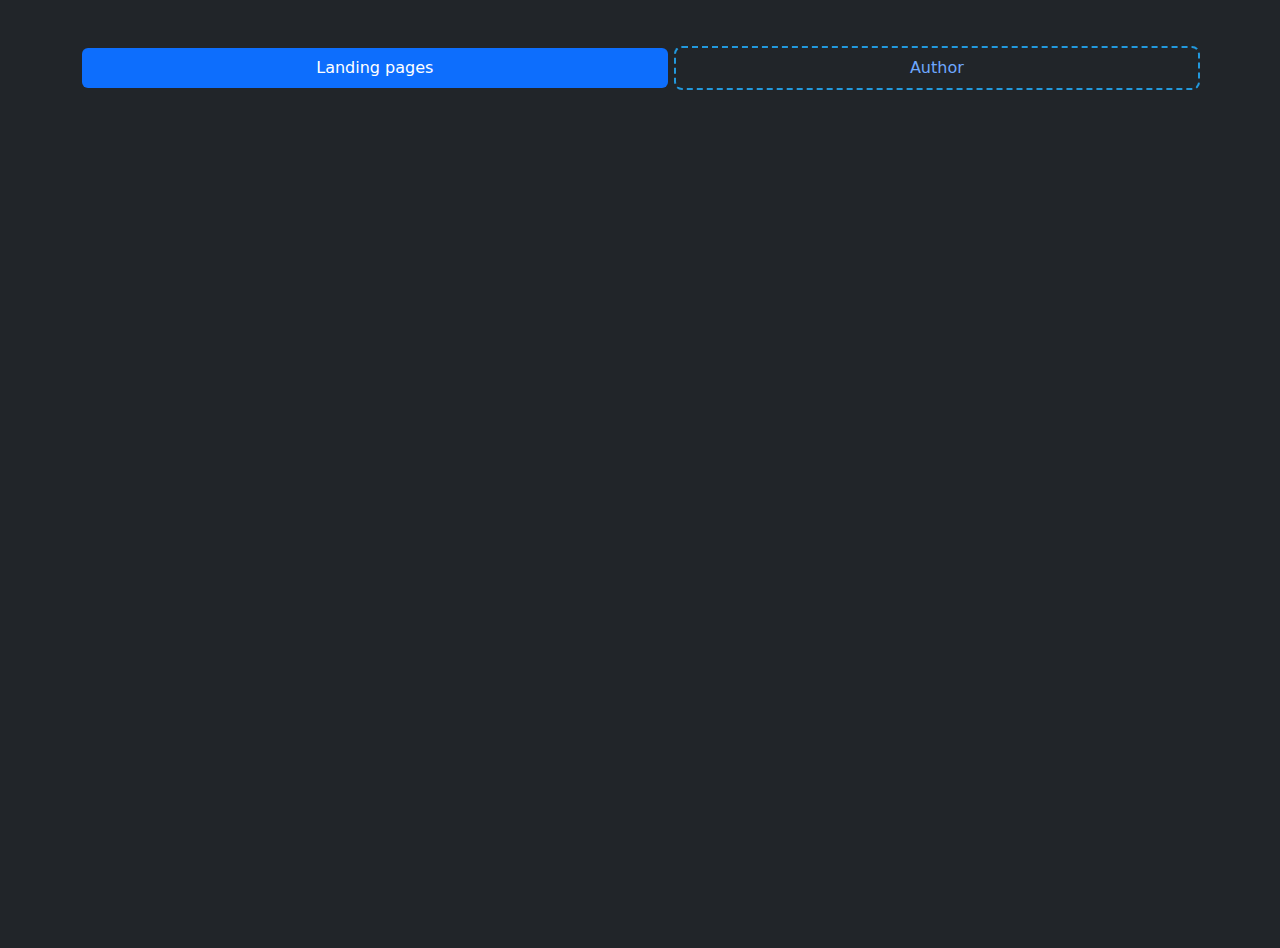
<file: index.html>
<!DOCTYPE html>
<html lang="en" data-bs-theme="dark">

<head>
  <meta charset="UTF-8" />
  <meta name="viewport" content="width=device-width, initial-scale=1.0" />
  <title>Landing pages</title>
  <link href="https://cdn.jsdelivr.net/npm/bootstrap@5.3.3/dist/css/bootstrap.min.css" rel="stylesheet"
    integrity="sha384-QWTKZyjpPEjISv5WaRU9OFeRpok6YctnYmDr5pNlyT2bRjXh0JMhjY6hW+ALEwIH" crossorigin="anonymous" />
  <style>
    #landing-pages .card .card-img-top {
      width: auto;
      height: 200px;
      object-fit: cover;
      object-position: top;
    }

    .nav .nav-link:not(.active) {
      outline: 2px dashed #29d;
    }
    
  </style>
</head>

<body>
  <div class="d-flex justify-content-center min-vh-100 mt-5">
    <div class="container">
      <nav class="nav nav-pills nav-fill mb-3 gap-2">
        <button class="nav-link active" id="nav-home-tab" data-bs-toggle="tab" data-bs-target="#nav-landingpages"
          type="button" role="tab" aria-controls="nav-landingpages" aria-selected="true">
          Landing pages
        </button>
        <button class="nav-link" id="nav-profile-tab" data-bs-toggle="tab" data-bs-target="#nav-author" type="button"
          role="tab" aria-controls="nav-author" aria-selected="false">
          Author
        </button>
      </nav>
      <div class="tab-content">
        <div class="tab-pane fade show active" id="nav-landingpages" role="tabpanel"
          aria-labelledby="nav-landingpages-tab" tabindex="0">
          <div class="row" id="landing-pages"></div>
        </div>
        <div class="tab-pane fade" id="nav-author" role="tabpanel" aria-labelledby="nav-author-tab" tabindex="0"></div>
      </div>
    </div>
  </div>
  <script src="https://cdn.jsdelivr.net/npm/bootstrap@5.3.3/dist/js/bootstrap.bundle.min.js"
    integrity="sha384-YvpcrYf0tY3lHB60NNkmXc5s9fDVZLESaAA55NDzOxhy9GkcIdslK1eN7N6jIeHz"
    crossorigin="anonymous"></script>

  <script>
    const getListDirectories = async (owner, repo, path = "") => {
      const url = `https://api.github.com/repos/${owner}/${repo}/contents/${path}`;
      try {
        const response = await fetch(url);
        const data = await response.json();

        const excludeDirectories = [".git", "template"];
        const directories = data
          .filter(
            (item) =>
              item.type === "dir" && !excludeDirectories.includes(item.name)
          )
          .map((item) => {
            const nameCovert = item.name
              .split("-")
              .map((word) => word.charAt(0).toUpperCase() + word.slice(1))
              .join(" ");
            return {
              name: nameCovert,
              path: `./${item.name}`,
              repository: item.html_url,
            };
          });

        return directories;
      } catch (error) {
        console.error(error);
        return [];
      }
    };

    const renderAuthorInfo = async () => {
      try {
        const response = await fetch(
          "https://api.github.com/users/thaolaptrinh"
        );
        const { avatar_url, name, bio, html_url: github_url } = await response.json();
        document.querySelector("#nav-author").innerHTML = `
          <div class="card">
            <div class="row g-0">
              <div class="col-md-3">
                <img src="${avatar_url}" class="img-fluid rounded-start" alt="avatar" />
              </div>
              <div class="col-md-9">
                <div class="card-body">
                  <h5 class="card-title">${name}</h5>
                  <p class="card-text">${bio}</p>
                  <a href="${github_url}" target="__blank">Github</a>
                </div>
              </div>
            </div>
          </div>
          `;
      } catch (error) {
        console.error(error);
      }
    };

    const renderLandingPages = async () => {
      const owner = "thaolaptrinh";
      const repo = "landing-pages";
      const path = "";

      const directories = await getListDirectories(owner, repo, path);
      document.querySelector("#landing-pages").innerHTML = directories
        .map((directory) => {
          return `
          <div class="col-md-4">
            <div class="card">
              <img
                src="${directory.path}/screenshot.png"
                class="card-img-top"
                alt="${directory.name}"
              />
              <div class="card-body">
                <h5 class="card-title">Tour And travel</h5>
                <p class="card-text">
                  <a
                    class="text-dec badge text-bg-warning"
                    target="_blank"
                    href="${directory.repository}"
                    >Repository</a
                  >
                </p>
                <a
                  href="${directory.path}/index.html"
                  class="btn btn-outline-primary"
                  target="_blank"
                  >Preview</a
                >
              </div>
            </div>
          </div>
            `;
        })
        .join("");
    };

    const app = () => {
      renderLandingPages();
      renderAuthorInfo();
    };
    app();
  </script>
</body>

</html>
</file>
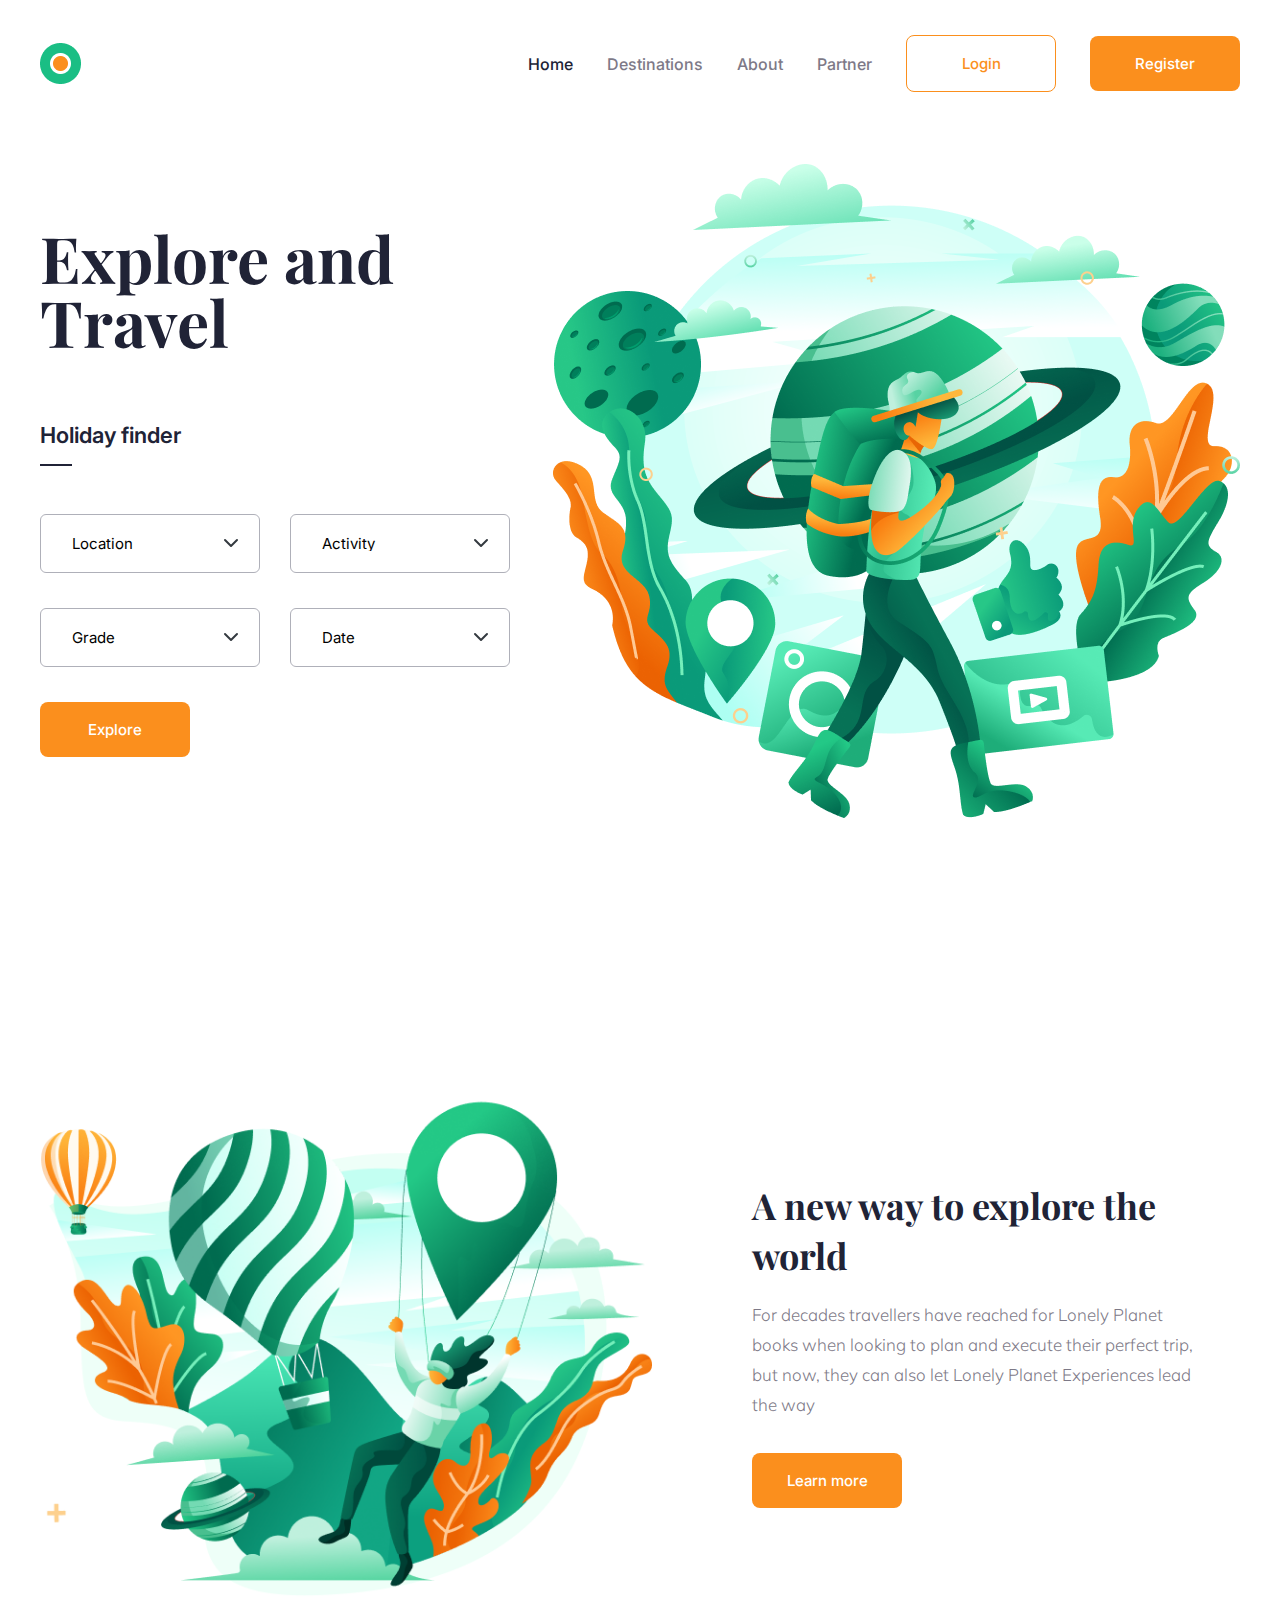
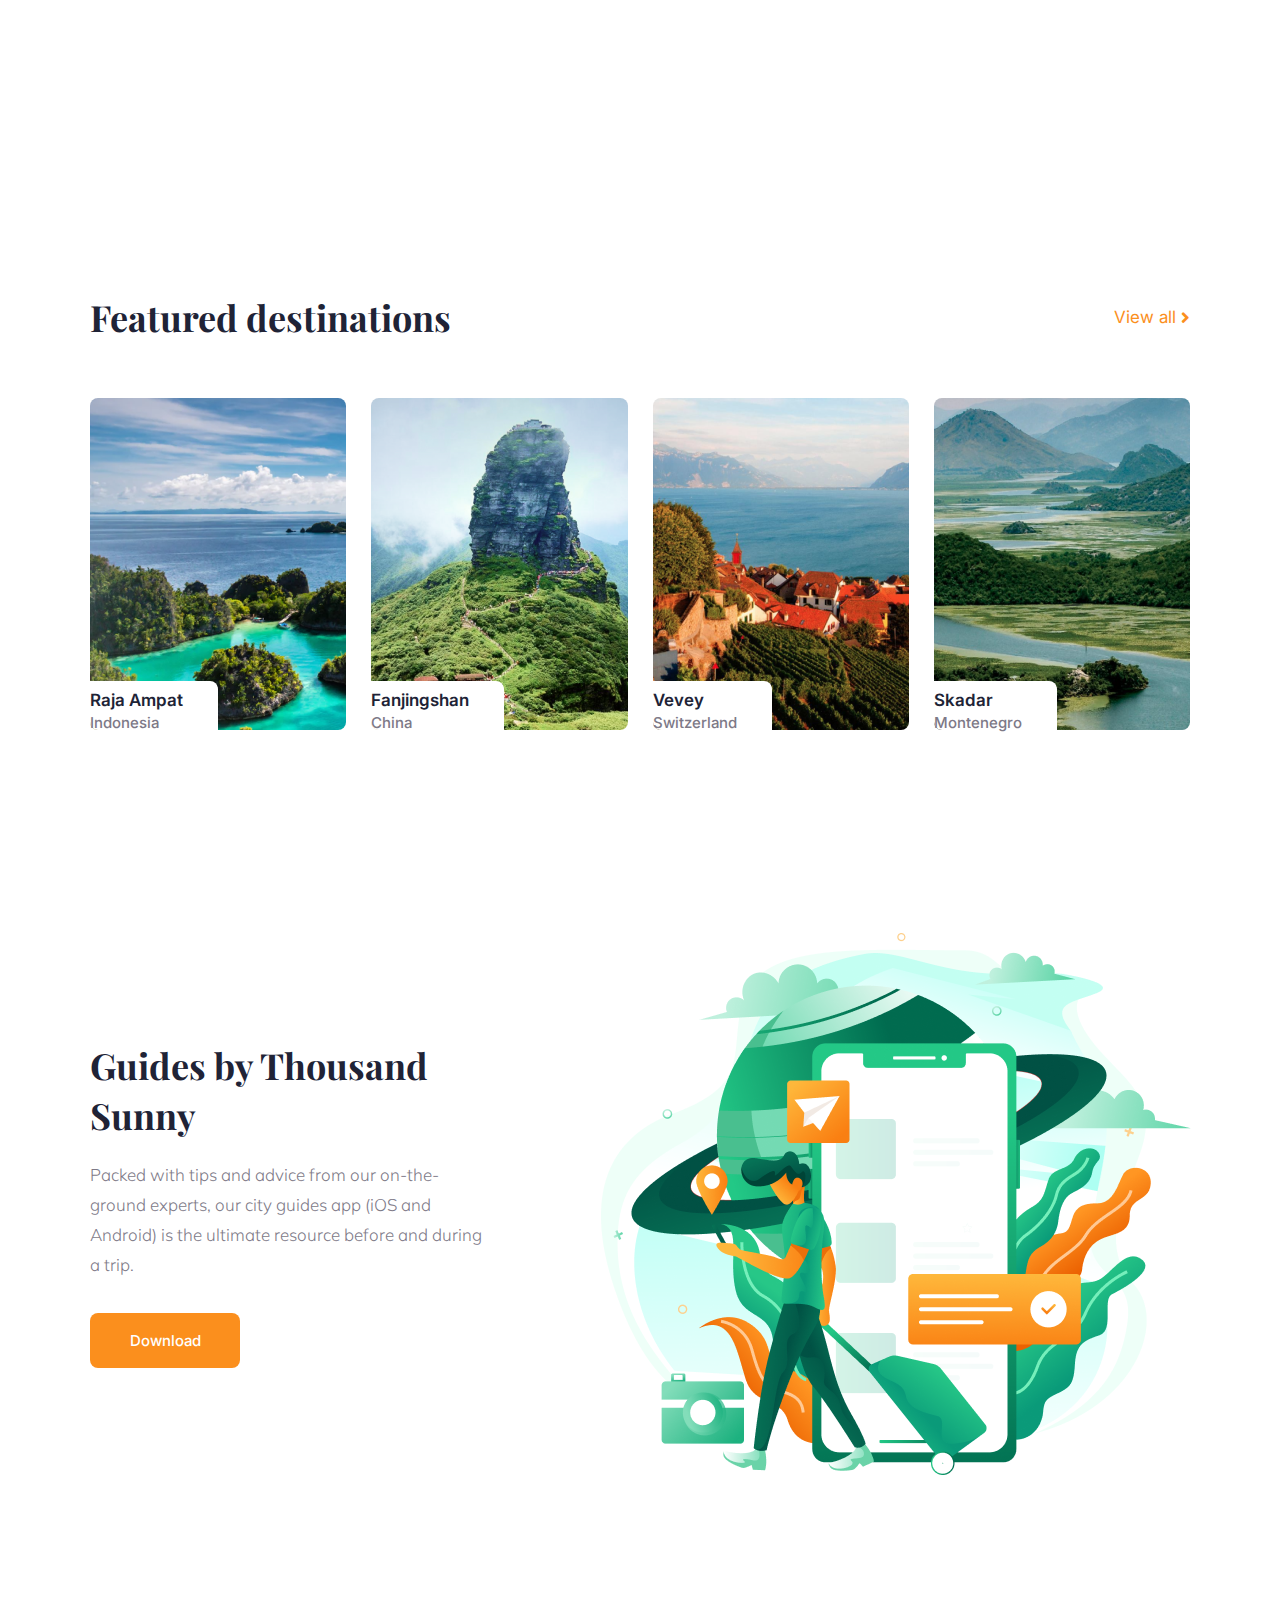
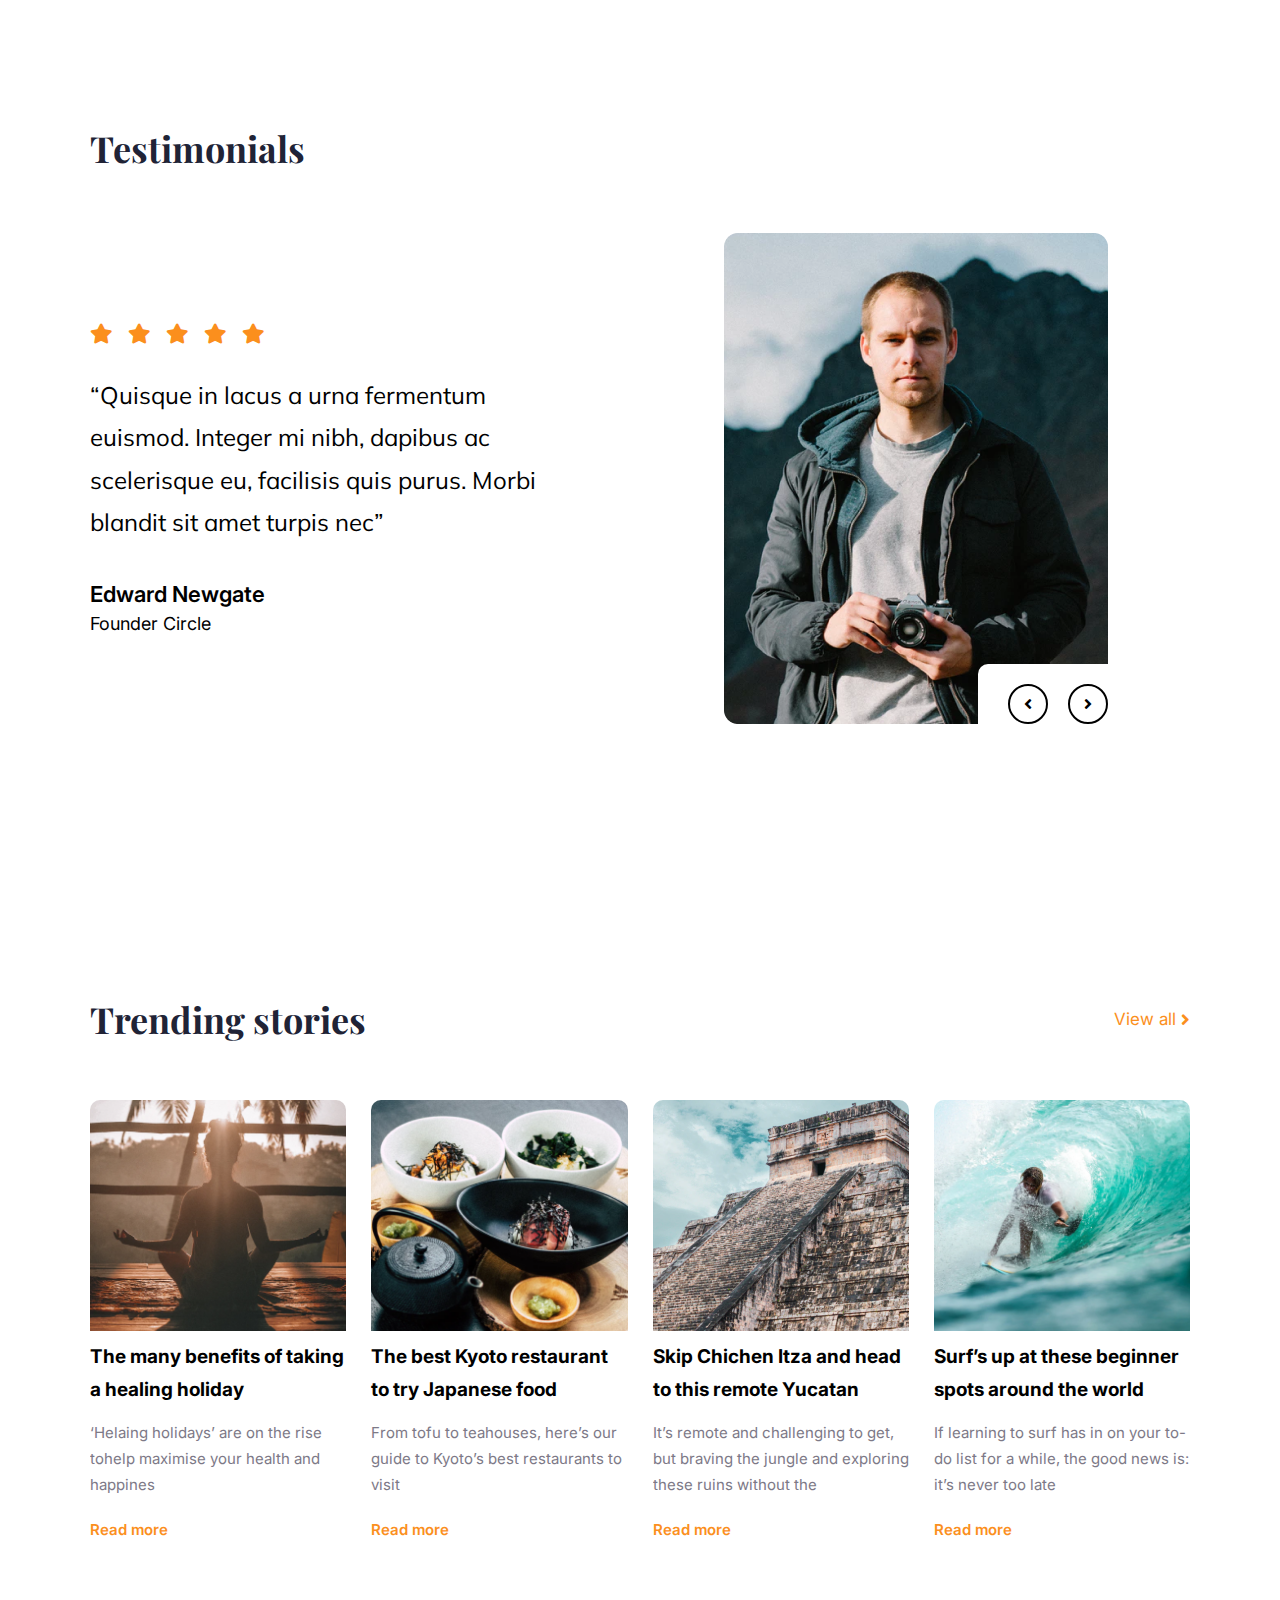
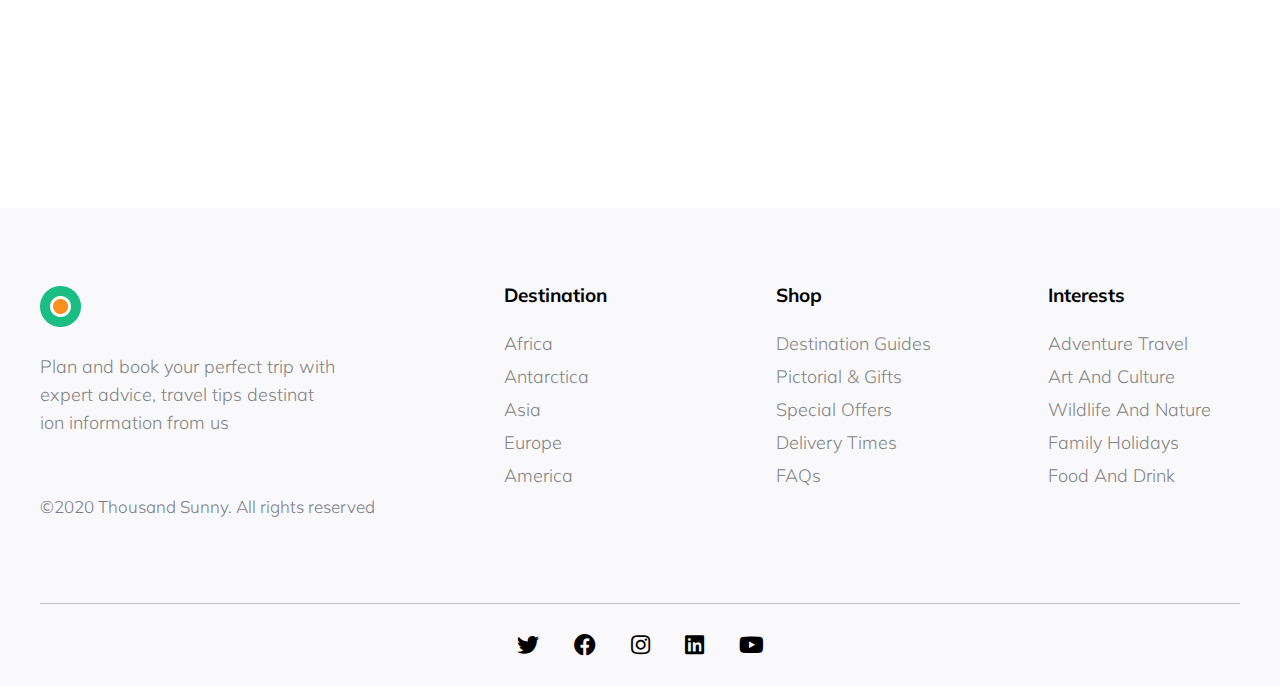
<file: tour-and-travel/index.html>
<!DOCTYPE html>
<html lang="en">

<head>
    <meta charset="UTF-8">
    <meta name="viewport" content="width=device-width, initial-scale=1.0">
    <title>Tour and Travel</title>
    <!-- Favicon -->
    <link rel="shortcut icon" href="./images/logo.png" type="image/x-icon">
    <!-- Fonts -->
    <link rel="preconnect" href="https://fonts.googleapis.com" />
    <link rel="preconnect" href="https://fonts.gstatic.com" crossorigin />
    <link
        href="https://fonts.googleapis.com/css2?family=Inter:wght@400;500;600&family=Mulish:wght@300;700&family=Playfair+Display:wght@700&display=swap"
        rel="stylesheet" />
    <!-- Stylesheets -->
    <link rel="stylesheet" href="./css/all.min.css">
    <link rel="stylesheet" href="./css/app.css">
</head>

<body>
    <!-- HTML  -->

    <!-- Begin wrapper -->
    <div class="wrapper">
        <!-- Begin header  -->
        <header class="header">
            <div class="container">
                <div class="header__container">
                    <div class="header__logo">
                        <a href="#">
                            <img src="./images/logo.png" alt="logo">
                        </a>
                    </div>
                    <ul class="header__menu">
                        <li class="header__menu-item active"><a href="#!">Home</a></li>
                        <li class="header__menu-item"><a href="#!">Destinations</a></li>
                        <li class="header__menu-item"><a href="#!">About</a></li>
                        <li class="header__menu-item"><a href="#!">Partner</a></li>
                        <li class="header__menu-item"><a href="#!" class="btn btn--outline-primary">Login</a></li>
                        <li class="header__menu-item"><a href="#!" class="btn btn--primary">Register</a></li>
                    </ul>
                    <i class="fa fa-bars header__bar" aria-hidden="true"></i>
                </div>
            </div>
        </header>
        <!-- End header  -->

        <!-- Begin hero  -->
        <section class="hero">
            <div class="container">
                <div class="hero__container">
                    <div class="hero__content">
                        <h1 class="heading hero__heading">Explore and Travel</h1>
                        <h4 class="hero__caption">Holiday finder</h4>
                        <form class="hero__form">
                            <select class="form-select">
                                <option value="">Location</option>
                            </select>
                            <select class="form-select">
                                <option value="">Activity</option>
                            </select>
                            <select class="form-select">
                                <option value="">Grade</option>
                            </select>
                            <select class="form-select">
                                <option value="">Date</option>
                            </select>

                            <button type="button" class="btn btn--primary">Explore</button>
                        </form>
                    </div>
                    <div class="hero__image">
                        <img src="./images/illustrations/1.png" alt="hero">
                    </div>
                </div>
            </div>
        </section>
        <!-- End hero  -->

        <!-- Begin explore   -->
        <section class="explore">
            <div class="container">
                <div class="explore__container">
                    <div class="explore__image">
                        <img src="./images/illustrations/2.png" alt="explore">
                    </div>
                    <div class="explore__content">
                        <h2 class="heading heading--small explore__heading">A new way to explore the world </h2>
                        <p class="text explore__desc">
                            For decades travellers have reached for Lonely Planet books when looking to plan and execute
                            their perfect
                            trip, but now, they can also let Lonely Planet Experiences lead the way
                        </p>
                        <button class="btn btn--primary">Learn more</button>
                    </div>
                </div>
            </div>
        </section>
        <!-- End explore -->

        <!-- Begin destination -->
        <section class="destination">
            <div class="container">
                <div class="destination__container">
                    <div class="destination__header">
                        <h2 class="heading heading--small">Featured destinations</h2>
                        <a class="destination__more" href="#">View all <i class="fa fa-angle-right"
                                aria-hidden="true"></i> </a>
                    </div>

                    <div class="destination__list">
                        <a class="destination__item">
                            <div class="destination__image">
                                <img src="./images/destinations/1.png" alt="destination 1">
                            </div>
                            <div class="destination__content">
                                <h3 class="destination__name">Raja Ampat</h3>
                                <span class="destination__country">Indonesia</span>
                            </div>
                        </a>
                        <a class="destination__item">
                            <div class="destination__image">
                                <img src="./images/destinations/2.png" alt="destination 2">
                            </div>
                            <div class="destination__content">
                                <h3 class="destination__name">Fanjingshan</h3>
                                <span class="destination__country">China</span>
                            </div>
                        </a>
                        <a class="destination__item">
                            <div class="destination__image">
                                <img src="./images/destinations/3.png" alt="destination 3">
                            </div>
                            <div class="destination__content">
                                <h3 class="destination__name">Vevey</h3>
                                <span class="destination__country">Switzerland</span>
                            </div>
                        </a>
                        <a class="destination__item">
                            <div class="destination__image">
                                <img src="./images/destinations/4.png" alt="destination 4">
                            </div>
                            <div class="destination__content">
                                <h3 class="destination__name">Skadar</h3>
                                <span class="destination__country">Montenegro</span>
                            </div>
                        </a>
                    </div>
                </div>
            </div>
        </section>
        <!-- End destination -->

        <!-- Begin guide -->
        <section class="guide">
            <div class="container">
                <div class="guide__container">
                    <div class="guide__content">
                        <h2 class="heading heading--small guide__heading">Guides by Thousand Sunny</h2>
                        <p class="text guide__desc">
                            Packed with tips and advice from our on-the-ground experts, our city guides app (iOS and
                            Android) is the ultimate resource before and during a trip.
                        </p>
                        <button type="button" class="btn btn--primary">Download</button>
                    </div>
                    <div class="guide__image">
                        <img src="./images/illustrations/3.png" alt="guide">
                    </div>
                </div>
            </div>
        </section>
        <!-- End guide -->

        <!-- Begin testimonial -->
        <section class="testimonial">
            <div class="container">
                <div class="testimonial__container">
                    <div class="testimonial__header">
                        <h2 class="heading heading--small">Testimonials</h2>
                    </div>
                    <div class="testimonial__main">
                        <div class="testimonial__content">
                            <div class="testimonial__rating">
                                <i class="fa fa-star" aria-hidden="true"></i>
                                <i class="fa fa-star" aria-hidden="true"></i>
                                <i class="fa fa-star" aria-hidden="true"></i>
                                <i class="fa fa-star" aria-hidden="true"></i>
                                <i class="fa fa-star" aria-hidden="true"></i>
                            </div>
                            <p class="testimonial__desc text">
                                “Quisque in lacus a urna fermentum euismod. Integer mi nibh, dapibus ac scelerisque eu,
                                facilisis quis purus. Morbi blandit sit amet turpis nec”
                            </p>
                            <div class="testimonial__author">
                                <h4 class="testimonial__name">Edward Newgate</h4>
                                <span class="testimonial__job">Founder Circle</span>
                            </div>
                        </div>
                        <div class="testimonial__slider">
                            <div class="testimonial__images">
                                <img src="./images/testimonials/1.png" alt="testimonial">
                            </div>
                            <div class="testimonial__slider-action">
                                <button class="testimonial__slider-pre">
                                    <i class="fa fa-angle-left" aria-hidden="true"></i>
                                </button>
                                <button class="testimonial__slider-next">
                                    <i class="fa fa-angle-right" aria-hidden="true"></i>
                                </button>
                            </div>
                        </div>
                    </div>
                </div>
            </div>
        </section>
        <!-- End testimonial -->

        <!-- Begin story  -->
        <section class="story">
            <div class="container">
                <div class="story__container">
                    <div class="story__header">
                        <h2 class="heading heading--small">Trending stories</h2>
                        <a class="story__more" href="#">View all <i class="fa fa-angle-right" aria-hidden="true"></i>
                        </a>
                    </div>

                    <div class="story__list">
                        <div href="#!" class="story__item">
                            <div class="story__item-header">
                                <img src="./images/stories/1.png" alt="story">
                            </div>
                            <div class="story__item-body">
                                <h3> The many benefits of taking a healing holiday</h3>
                                <p>
                                    ‘Helaing holidays’ are on the rise
                                    tohelp maximise your health and happines
                                    
                                </p>
                            </div>
                            <div class="story__item-footer">
                                <a href="#1" class="story__item-readmore">Read more</a>
                            </div>
                        </div>
                        <div href="#!" class="story__item">
                            <div class="story__item-header">
                                <img src="./images/stories/2.png" alt="story">
                            </div>
                            <div class="story__item-body">
                                <h3> The best Kyoto restaurant
                                    to try Japanese food</h3>
                                <p>
                                    From tofu to teahouses, here’s our guide to Kyoto’s best restaurants
                                    to visit
                                </p>
                            </div>
                            <div class="story__item-footer">
                                <a href="#1" class="story__item-readmore">Read more</a>
                            </div>
                        </div>
                        <div href="#!" class="story__item">
                            <div class="story__item-header">
                                <img src="./images/stories/3.png" alt="story">
                            </div>
                            <div class="story__item-body">
                                <h3> Skip Chichen Itza and head
                                    to this remote Yucatan</h3>
                                <p>
                                    It’s remote and challenging to get,
                                    but braving the jungle and exploring
                                    these ruins without the
                                </p>
                            </div>
                            <div class="story__item-footer">
                                <a href="#1" class="story__item-readmore">Read more</a>
                            </div>
                        </div>
                        <div href="#!" class="story__item">
                            <div class="story__item-header">
                                <img src="./images/stories/4.png" alt="story">
                            </div>
                            <div class="story__item-body">
                                <h3> Surf’s up at these beginner
                                    spots around the world</h3>
                                <p>
                                    If learning to surf has in on your to-
                                    do list for a while, the good news
                                    is: it’s never too late
                            </div>
                            <div class="story__item-footer">
                                <a href="#1" class="story__item-readmore">Read more</a>
                            </div>
                        </div>
                    </div>
                </div>
            </div>
        </section>
        <!-- End story -->

        <!-- Begin footer -->
        <footer class="footer">
            <div class="container">

                <div class="footer__top">
                    <div class="footer__column">
                        <a href="#!">
                            <img src="./images/logo.png" class="footer__logo" alt="logo" >
                        </a>
                        <p class="text footer__desc">
                            Plan and book your perfect trip with 
                            expert advice, travel tips destinat ion
                            information from us
                        </p>
                        <p class="text footer__copyright">
                            ©2020 Thousand Sunny. All rights reserved
                        </p>
                    </div>
                    <div class="footer__column">
                        <h4 class="footer__title">Destination</h4>
                        <ul>
                            <li class="footer__item"><a href="#!" class="footer__link">Africa</a></li>
                            <li class="footer__item"><a href="#!" class="footer__link">Antarctica</a></li>
                            <li class="footer__item"><a href="#!" class="footer__link">Asia</a></li>
                            <li class="footer__item"><a href="#!" class="footer__link">Europe</a></li>
                            <li class="footer__item"><a href="#!" class="footer__link">America</a></li>
                        </ul>
                    </div>
                    <div class="footer__column">
                        <h4 class="footer__title">Shop</h4>
                        <ul>
                            <li class="footer__item"><a href="#!" class="footer__link">Destination Guides</a></li>
                            <li class="footer__item"><a href="#!" class="footer__link">Pictorial & Gifts</a></li>
                            <li class="footer__item"><a href="#!" class="footer__link">Special Offers</a></li>
                            <li class="footer__item"><a href="#!" class="footer__link">Delivery Times</a></li>
                            <li class="footer__item"><a href="#!" class="footer__link">FAQs</a></li>
                        </ul>
                    </div>
                    <div class="footer__column">
                        <h4 class="footer__title">Interests</h4>
                        <ul>
                            <li class="footer__item"><a href="#!" class="footer__link">Adventure Travel</a></li>
                            <li class="footer__item"><a href="#!" class="footer__link">Art And Culture</a></li>
                            <li class="footer__item"><a href="#!" class="footer__link">Wildlife And Nature</a></li>
                            <li class="footer__item"><a href="#!" class="footer__link">Family Holidays</a></li>
                            <li class="footer__item"><a href="#!" class="footer__link">Food And Drink</a></li>
                        </ul>
                    </div>
                    
                </div>

                <div class="footer__bottom">
                    <a href="#!" class="footer__social">
                        <i class="fab fa-twitter" aria-hidden="true"></i>
                    </a>
                    <a href="#!" class="footer__social">
                        <i class="fab fa-facebook" aria-hidden="true"></i>
                    </a>
                    <a href="#!" class="footer__social">
                        <i class="fab fa-instagram" aria-hidden="true"></i>
                    </a>
                    <a href="#!" class="footer__social">
                        <i class="fab fa-linkedin" aria-hidden="true"></i>
                    </a>
                    <a href="#!" class="footer__social">
                        <i class="fab fa-youtube" aria-hidden="true"></i>
                    </a>
                </div>

            </div>
        </footer>
        <!-- End footer  -->

    </div>
    <!-- End wrapper -->

    <!-- Scripts -->
    <script src="./js/app.js"></script>
</html>
</file>
<file: tour-and-travel/css/app.css>
*,
*:before,
*:after {
  box-sizing: border-box;
}

* {
  margin: 0;
  padding: 0;
  font: inherit;
}

img,
picture,
svg,
video {
  display: block;
  max-width: 100%;
}

input,
select,
textarea {
  background-color: transparent;
  outline: none;
}

button {
  cursor: pointer;
  background-color: transparent;
  outline: none;
  border: 0;
}

body {
  min-height: 100vh;
  font-weight: 400;
  font-size: 16px;
  line-height: 1;
}

a {
  text-decoration: none;
  color: inherit;
}

body {
  overflow-x: hidden;
}

.wrapper {
  max-width: 1600px;
  margin: 0 auto;
}

.container {
  max-width: 1240px;
  margin: 0 auto;
  padding: 0 20px;
}

.btn {
  display: inline-block;
  text-align: center;
  font-size: 15px;
  font-weight: 500;
  border-radius: 8px;
  padding: 20px 0;
  width: 150px;
  cursor: pointer;
  border: 0;
  outline: none;
  transition: all 0.2s;
}
.btn--primary {
  color: #fff;
  background-color: #FB8F1D;
}
.btn--primary:hover {
  opacity: 0.9;
}
.btn--outline-primary {
  color: #FB8F1D;
  background-color: #fff;
  border: 1px solid currentColor;
}
.btn--outline-primary:hover {
  background-color: #FB8F1D;
  color: #fff;
}

.form-select {
  font-size: 15px;
  font-weight: 400;
  padding: 21px 31px;
  border: 0.8px solid #AFB0B9;
  border-radius: 6px;
  background-image: url("data:image/svg+xml,%3csvg xmlns='http://www.w3.org/2000/svg' viewBox='0 0 16 16'%3e%3cpath fill='none' stroke='%23343a40' stroke-linecap='round' stroke-linejoin='round' stroke-width='2' d='M2 5l6 6 6-6'/%3e%3c/svg%3e");
  background-repeat: no-repeat;
  background-position: right 20px center;
  background-size: 16px;
  -moz-appearance: none;
  -webkit-appearance: none;
  appearance: none;
}

body {
  font-family: "Inter", sans-serif;
  font-size: 16px;
  line-height: 1;
  color: #7D7987;
}

.heading {
  font-family: "Playfair Display", sans-serif;
  color: #202336;
  font-weight: 700;
}
.heading--small {
  line-height: 139%;
  font-size: 36px;
}

.text {
  font-family: "Mulish", sans-serif;
  font-weight: 300;
  line-height: 176%;
  font-size: 17px;
  color: #7D7987;
}

@media screen and (max-width: 767.98px) {
  .heading--small {
    font-size: 30px;
  }
}
.header__container {
  display: flex;
  justify-content: space-between;
  align-items: center;
  padding-top: 35px;
}
.header__bar {
  display: none;
  font-size: 41px;
  cursor: pointer;
}
.header__menu {
  list-style: none;
  display: flex;
  align-items: center;
  gap: 0 34px;
  color: #7D7987;
}
.header__menu-item {
  font-weight: 500;
  transition: color 0.3s;
  cursor: pointer;
}
.header__menu-item:hover, .header__menu-item.active {
  color: #202336;
}
@media screen and (max-width: 1023.98px) {
  .header {
    padding: 0 30px;
  }
  .header__menu {
    position: fixed;
    top: 0;
    bottom: 0;
    right: 0;
    background-color: #ffffff;
    box-shadow: rgba(149, 157, 165, 0.2) 0px 7px 29px 0px;
    padding-top: 50px;
    max-width: 300px;
    width: 100%;
    flex-direction: column;
    align-items: stretch;
    z-index: 9;
    transition: all 0.2s cubic-bezier(0.175, 0.885, 0.32, 1.275);
    transform: translateX(100%);
  }
  .header__menu.mobile-show {
    transform: translateX(0);
  }
  .header__menu-item {
    padding: 20px;
    width: 100%;
  }
  .header__menu .btn {
    width: 100%;
  }
  .header__bar {
    display: block;
  }
}

.hero {
  margin-bottom: 270px;
}
.hero__container {
  padding-top: 72px;
  display: flex;
  justify-content: space-between;
  align-items: center;
}
.hero__content {
  width: 100%;
}
.hero__heading {
  font-size: 64px;
  margin-bottom: 70px;
}
.hero__caption {
  font-size: 22px;
  font-weight: 600;
  color: #202336;
  margin-bottom: 48px;
  padding-bottom: 20px;
  position: relative;
}
.hero__caption::before {
  content: "";
  position: absolute;
  bottom: 0;
  left: 0;
  width: 32px;
  height: 2px;
  background-color: #202336;
}
.hero__form {
  display: grid;
  grid-template-columns: 1fr 1fr;
  gap: 35px 30px;
}
@media screen and (min-width: 1280px) {
  .hero-image {
    transform: translateX(85px);
  }
}
@media screen and (min-width: 1024px) {
  .hero__content {
    width: 100%;
    max-width: 470px;
  }
}
@media screen and (max-width: 1023px) {
  .hero {
    margin-bottom: 75px;
  }
  .hero__container {
    padding-left: 30px;
    padding-right: 30px;
    flex-direction: column;
    gap: 50px 0;
  }
  .hero__image {
    display: none;
  }
}
@media screen and (max-width: 767.98px) {
  .hero__heading {
    font-size: 50px;
    margin-bottom: 70px;
  }
}
@media screen and (max-width: 575.98px) {
  .hero__form {
    grid-template-columns: 1fr;
  }
}

.explore {
  margin-bottom: 262px;
  margin-left: 50px;
}
.explore__container {
  display: flex;
  justify-content: space-between;
  align-items: center;
  gap: 30px 50px;
}
.explore__image {
  transform: translateX(-50px);
}
.explore__content {
  max-width: 508px;
  padding-right: 58px;
}
.explore__heading {
  margin-bottom: 20px;
}
.explore__desc {
  margin-bottom: 33px;
}
@media screen and (max-width: 1023.98px) {
  .explore {
    margin-bottom: 70px;
    margin-left: 0px;
  }
  .explore__image {
    display: none;
  }
  .explore__content {
    max-width: 100%;
    padding-right: 0;
  }
}
@media screen and (max-width: 991.98px) {
  .explore__container {
    padding: 0 30px;
  }
}

.destination {
  margin-bottom: 173px;
}
.destination__container {
  padding: 30px 50px;
}
.destination__header {
  display: flex;
  justify-content: space-between;
  align-items: center;
  margin-bottom: 56px;
}
.destination__more {
  color: #FB8F1D;
  font-size: 17px;
  display: flex;
  align-items: center;
  gap: 0 5px;
}
.destination__list {
  display: grid;
  grid-template-columns: repeat(4, 1fr);
  grid-gap: 25px;
}
.destination__item {
  cursor: pointer;
  height: 332px;
  position: relative;
}
.destination__image {
  width: 100%;
  height: 100%;
}
.destination__image img {
  width: 100%;
  height: 100%;
  object-fit: cover;
  border-radius: 8px;
}
.destination__content {
  background-color: #fff;
  border-radius: 0 8px;
  position: absolute;
  bottom: 0;
  left: 0;
  z-index: 2;
  padding: 11px 35px 0 0;
}
.destination__name {
  font-size: 17px;
  font-weight: 600;
  color: #202336;
  margin-bottom: 5px;
}
.destination__country {
  font-size: 15px;
  font-weight: 500;
}
@media screen and (max-width: 991.98px) {
  .destination__list {
    grid-template-columns: repeat(3, 1fr);
  }
}
@media screen and (max-width: 767.98px) {
  .destination__list {
    grid-template-columns: repeat(2, 1fr);
  }
}
@media screen and (max-width: 575.98px) {
  .destination__list {
    grid-template-columns: repeat(1, 1fr);
  }
}

.guide {
  margin-bottom: 248px;
}
.guide__container {
  display: flex;
  justify-content: space-between;
  align-items: center;
  gap: 0 80px;
}
.guide__content {
  width: 100%;
  max-width: 450px;
  padding-left: 50px;
}
.guide__heading {
  margin-bottom: 20px;
}
.guide__desc {
  margin-bottom: 33px;
}
.guide__image {
  padding-right: 40px;
}
@media screen and (max-width: 991.98px) {
  .guide {
    margin-bottom: 70px;
  }
  .guide__container {
    padding: 0 30px;
  }
  .guide__content {
    width: 100%;
    max-width: 100%;
    padding-left: 0;
  }
  .guide__image {
    display: none;
  }
}

.testimonial {
  margin-bottom: 270px;
}
@media screen and (max-width: 1023.98px) {
  .testimonial {
    margin-bottom: 150px;
  }
}
.testimonial__container {
  padding-left: 50px;
}
.testimonial__header {
  margin-bottom: 60px;
}
.testimonial__main {
  display: flex;
  align-items: center;
  gap: 0 184px;
}
.testimonial__content {
  max-width: 450px;
  width: 100%;
}
.testimonial__rating {
  font-size: 20px;
  display: flex;
  align-items: center;
  gap: 15px;
  margin-bottom: 30px;
  color: #FB8F1D;
}
.testimonial__desc {
  color: #000000;
  font-size: 24px;
  font-weight: 400;
  margin-bottom: 40px;
}
.testimonial__author {
  color: #000000;
}
.testimonial__name {
  font-size: 22px;
  font-weight: 600;
  margin-bottom: 10px;
}
.testimonial__job {
  font-size: 18px;
  font-weight: 400;
}
.testimonial__slider {
  position: relative;
}
.testimonial__slider-action {
  position: absolute;
  bottom: 0;
  right: 0;
  background-color: white;
  padding-top: 20px;
  padding-left: 30px;
  border-top-left-radius: 10px;
  display: flex;
  gap: 0 20px;
}
.testimonial__slider-pre, .testimonial__slider-next {
  width: 40px;
  height: 40px;
  border-radius: 50%;
  color: #000000;
  border: 2px solid currentColor;
}
@media screen and (max-width: 991.98px) {
  .testimonial__content {
    max-width: 100%;
  }
  .testimonial__slider {
    display: none;
  }
}

.story {
  margin-bottom: 271px;
}
@media screen and (max-width: 1023.98px) {
  .story {
    margin-bottom: 150px;
  }
}
.story__container {
  padding: 0 50px;
}
.story__header {
  display: flex;
  justify-content: space-between;
  align-items: center;
  margin-bottom: 56px;
}
.story__more {
  color: #FB8F1D;
  font-size: 17px;
  display: flex;
  align-items: center;
  gap: 0 5px;
}
.story__list {
  display: grid;
  grid-template-columns: repeat(4, 1fr);
  grid-gap: 30px 25px;
}
.story__item-header {
  max-height: 231px;
  height: 100%;
  border-radius: 10px 10px 0 0;
}
.story__item-header img {
  width: 100%;
  height: 100%;
  object-fit: cover;
  border-radius: 10px 10px 0 0;
  object-position: top;
}
.story__item-body {
  padding-top: 10px;
  padding-bottom: 23px;
}
.story__item-body h3 {
  font-size: 19px;
  font-weight: 700;
  color: #000000;
  margin-bottom: 13px;
  line-height: 173%;
}
.story__item-body p {
  font-size: 15px;
  font-weight: 400;
  color: #7D7987;
  line-height: 173%;
  display: -webkit-box;
  -webkit-line-clamp: 3;
  -webkit-box-orient: vertical;
  overflow: hidden;
  text-overflow: ellipsis;
  word-break: break-word;
}
.story__item-readmore {
  color: #FB8F1D;
  font-weight: 600;
  font-size: 15px;
  margin-top: auto;
}
@media screen and (max-width: 991.98px) {
  .story__list {
    grid-template-columns: repeat(3, 1fr);
  }
}
@media screen and (max-width: 767.98px) {
  .story__list {
    grid-template-columns: repeat(2, 1fr);
  }
}
@media screen and (max-width: 575.98px) {
  .story__list {
    grid-template-columns: repeat(1, 1fr);
  }
}

.footer {
  font-family: "Mulish", sans-serif;
  background-color: #F9F9FB;
}
.footer__top {
  padding-top: 78px;
  padding-bottom: 81px;
  display: grid;
  grid-template-columns: 2fr repeat(3, 1fr);
  grid-gap: 30px 80px;
}
.footer__logo {
  margin-bottom: 26px;
}
.footer__desc {
  max-width: 300px;
  font-size: 18px;
  font-weight: 300;
  color: #848484;
  line-height: 155%;
  margin-bottom: 55px;
}
.footer__title {
  font-size: 19px;
  font-weight: 700;
  color: #000000;
  margin-bottom: 30px;
}
.footer__item {
  list-style: none;
  margin-bottom: 15px;
}
.footer__link {
  font-size: 18px;
  font-weight: 300;
  color: #848484;
}
.footer__link:hover {
  color: #525050;
}
.footer__bottom {
  padding: 30px 0;
  border-top: 1px solid #C4C4C4;
  display: flex;
  justify-content: center;
  gap: 0 35px;
}
.footer__social {
  font-size: 22px;
  color: #000000;
}
@media screen and (max-width: 1023.98px) {
  .footer {
    padding: 0 50px;
  }
  .footer__top {
    padding-top: 58px;
    padding-bottom: 61px;
    grid-template-columns: repeat(2, 1fr);
  }
}
@media screen and (max-width: 577.98px) {
  .footer {
    padding: 0 30px;
  }
  .footer__top {
    grid-template-columns: auto;
  }
}

/*# sourceMappingURL=app.css.map */
</file>
